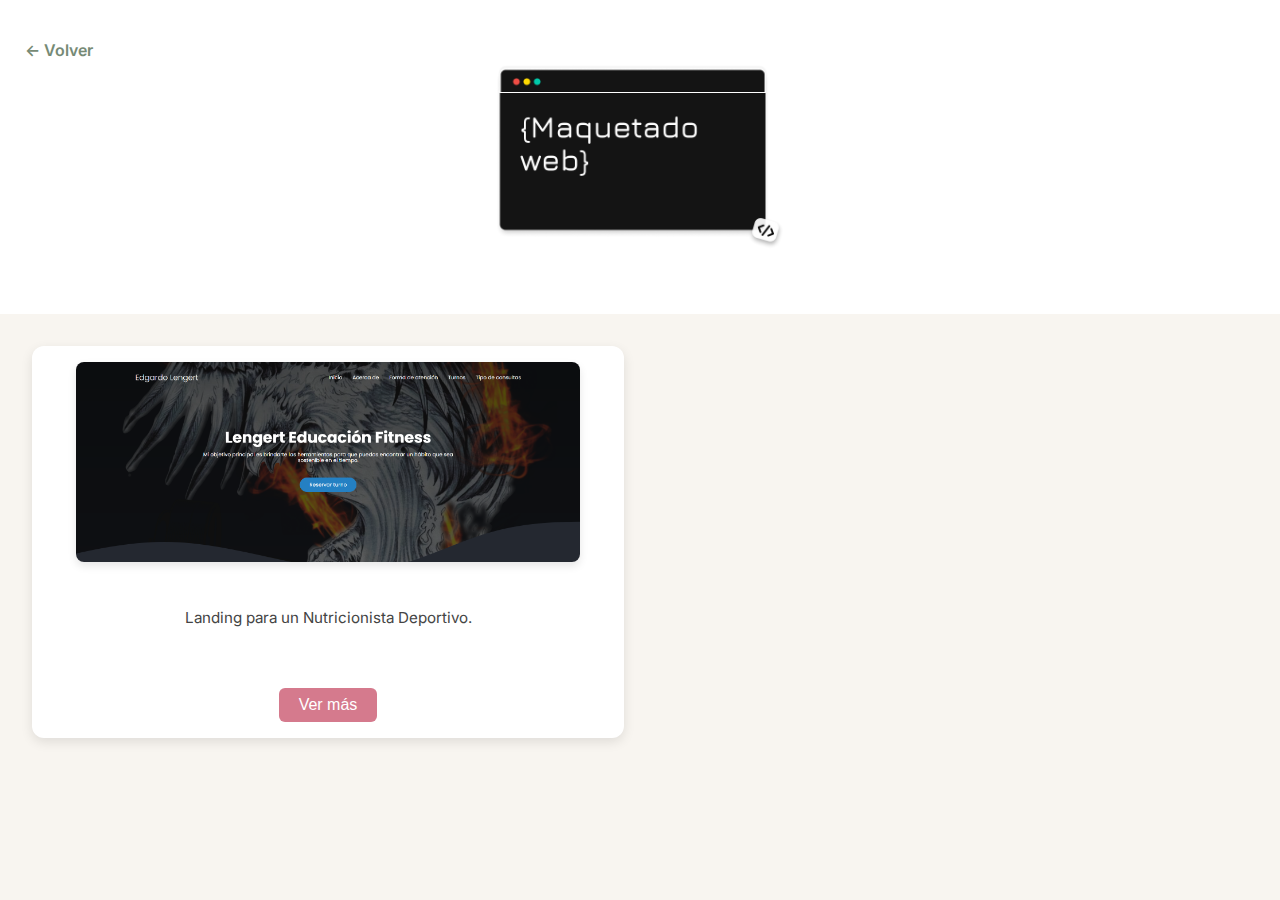
<file: maquetado.html>
<!DOCTYPE html>
<html lang="es">
<head>
  <meta charset="UTF-8" />
  <meta name="viewport" content="width=device-width, initial-scale=1.0" />
  <title>Galería | Gime</title>
 
  <link rel="stylesheet" href="galeria.css" />
  <link href="https://fonts.googleapis.com/css2?family=Inter:wght@400;600&display=swap" rel="stylesheet">
</head>
<body>
  <header class="galeria-header">
    <a href="index.html" class="volver">← Volver</a>
    <img src="img/maquetadotitle.png" alt="Proyecto 2" class="titlemw">
    <p></p>
  </header>

  <div class="uxui-gallery uxui-grid">
    <div class="uxui-item">
      <img src="img/landing.png" alt="Proyecto 1" />
      <p class="uxui-desc">
    Landing para un Nutricionista Deportivo.
  </p>
      <button class="verMasBtn" onclick="window.open('https://lengerteducacionfitness.com/', '_blank')">
  Ver más
</button>

    </div>
    
  </div>


</body>
</html>
</file>
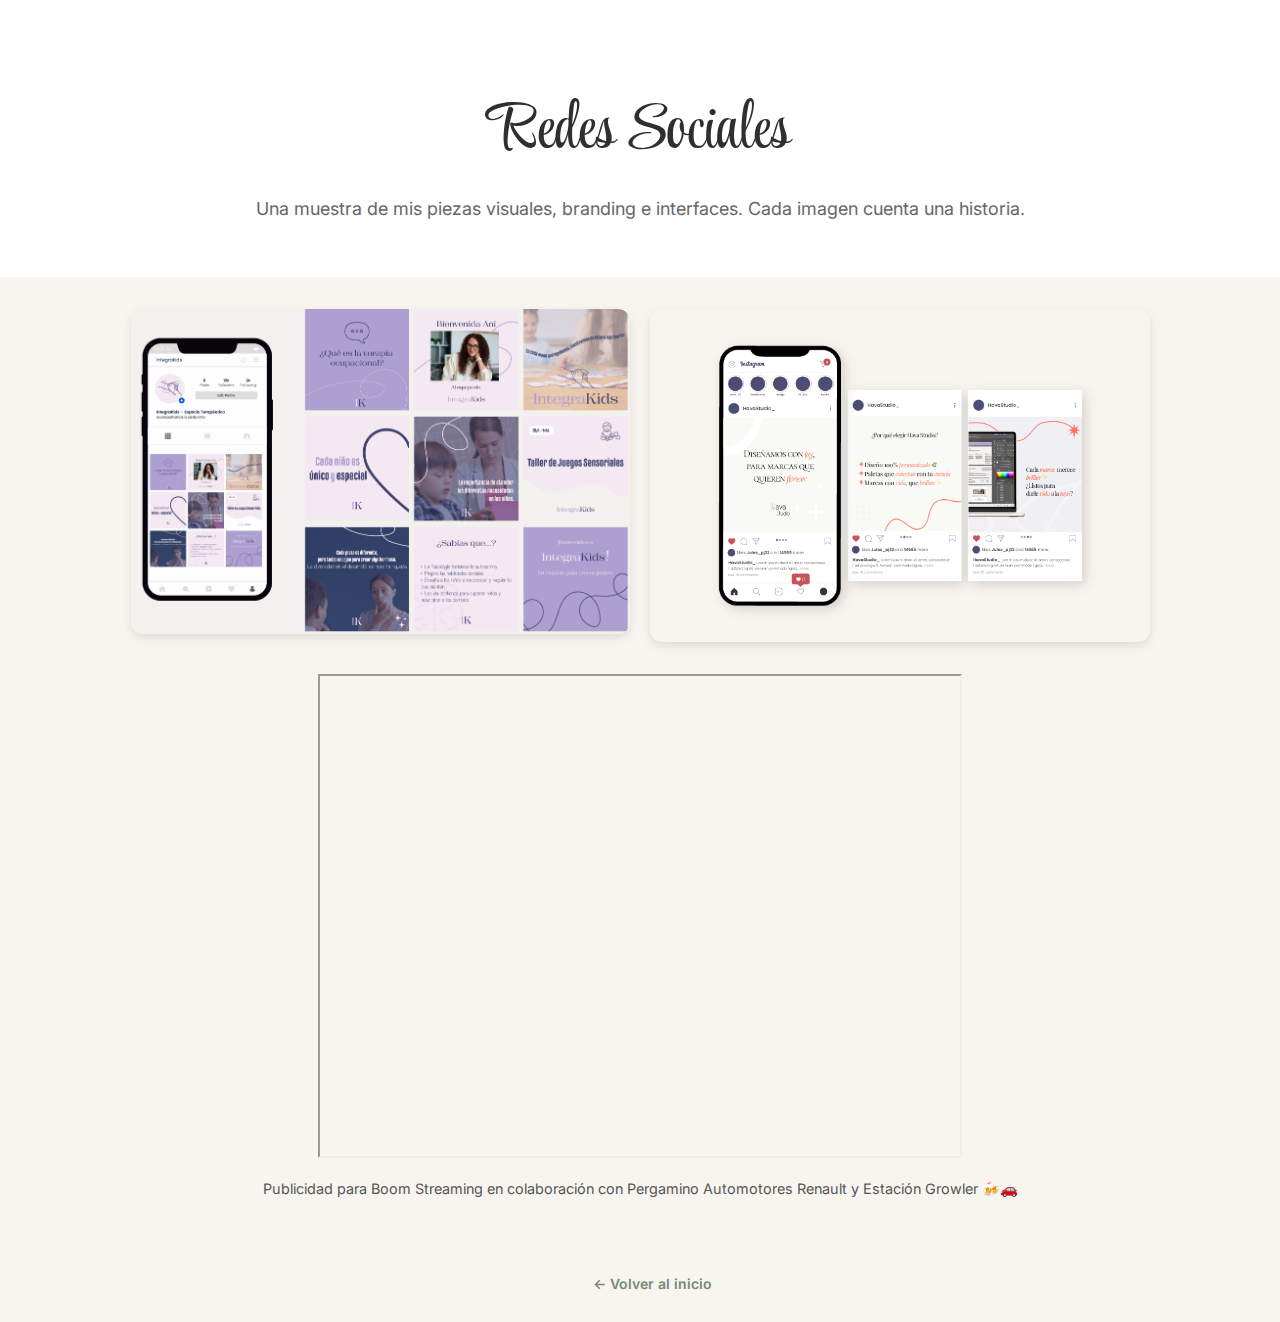
<file: rrss.html>
<!DOCTYPE html>
<html lang="es">
<head>
  <meta charset="UTF-8" />
  <meta name="viewport" content="width=device-width, initial-scale=1.0" />
  <title>Galería | Gime</title>
 
  <link rel="stylesheet" href="galeria.css" />
  <link href="https://fonts.googleapis.com/css2?family=Inter:wght@400;600&display=swap" rel="stylesheet">
</head>
<body>
  <header class="galeria-header">
    <h1>Redes Sociales</h1>
    <p>Una muestra de mis piezas visuales, branding e interfaces. Cada imagen cuenta una historia.</p>
  </header>

<section class="gal-contenedor">

  <!-- 🔹 Solo las imágenes en el grid -->
  <div class="gal-grid">
    <div class="gal-item">
      <img src="img/18.png" alt="Trabajo 1">
    </div>
    <div class="gal-item">
      <img src="img/rrss-hava.png" alt="Trabajo 2">
    </div>
  </div>

<!-- 🔹 Video centrado aparte -->
<div class="gal-video">
  <iframe 
    src="https://drive.google.com/file/d/1NKh16Lb5qV9ddRn_HYiJSp4H9zdstP3G/preview" 
    width="640" 
    height="480" 
    allow="autoplay" 
    allowfullscreen
  ></iframe>
  <p class="gal-descripcion">
    Publicidad para Boom Streaming en colaboración con Pergamino Automotores Renault y Estación Growler 🍻🚗
  </p>
</div>


</section>



  <footer>
    <a href="index.html" class="volver">← Volver al inicio</a>
  </footer>
</body>
</html>
</file>
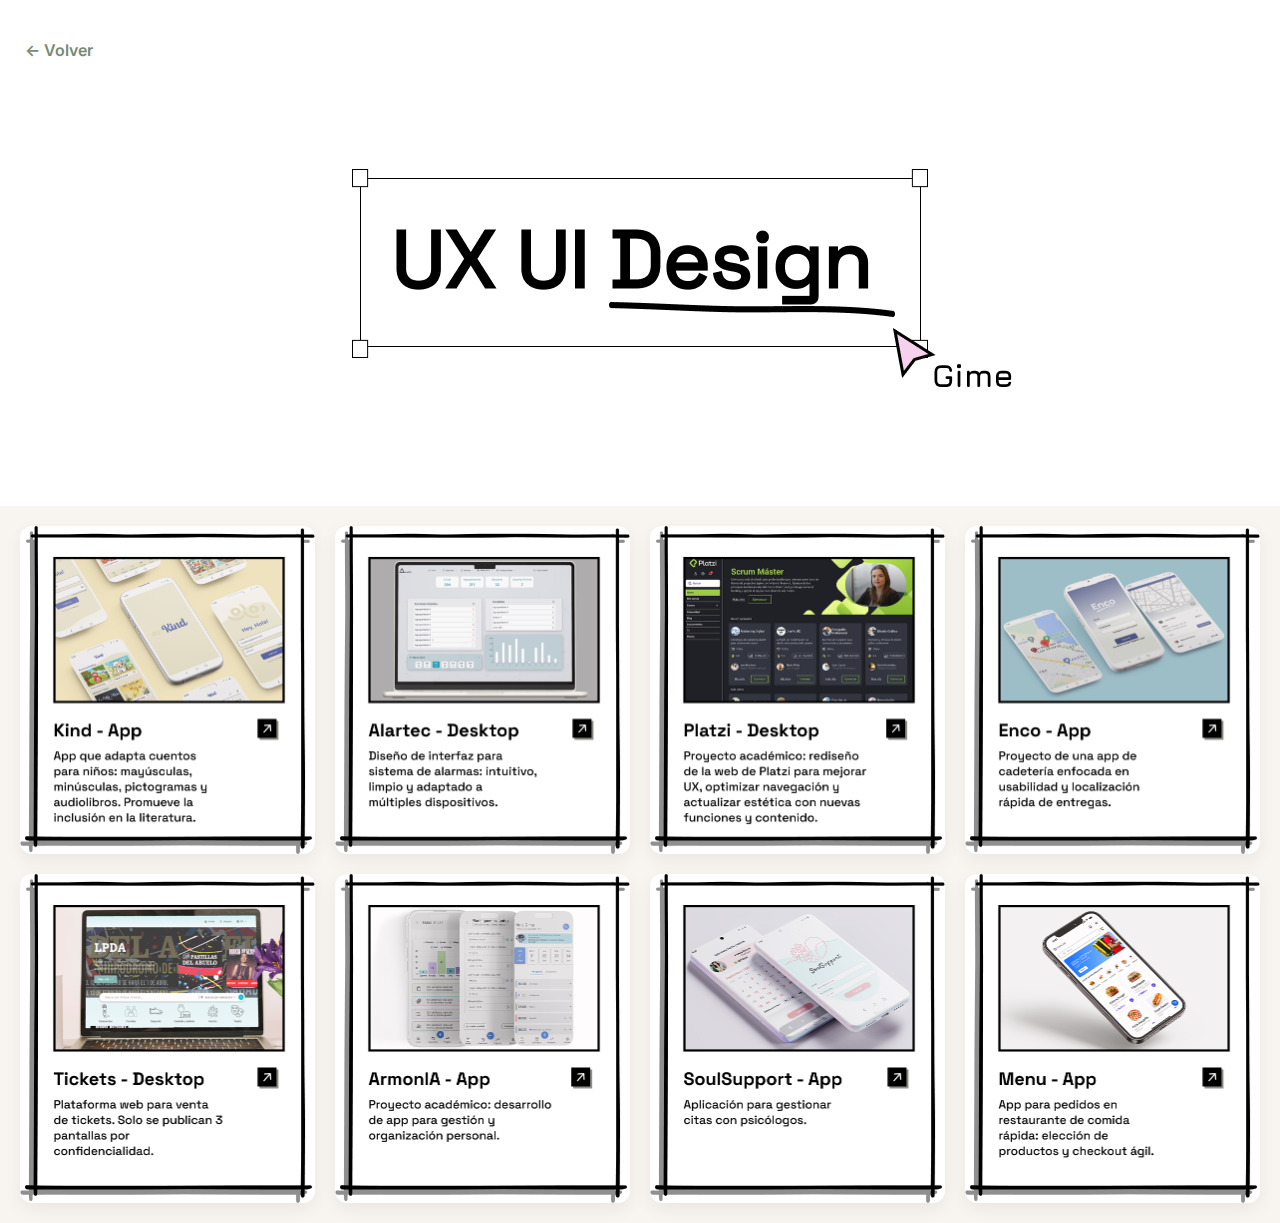
<file: uxui.html>
<!DOCTYPE html>
<html lang="es">

<head>
  <meta charset="UTF-8" />
  <meta name="viewport" content="width=device-width, initial-scale=1.0" />
  <title>Galería</title>
  <link rel="stylesheet" href="https://cdn.jsdelivr.net/npm/swiper/swiper-bundle.min.css" />
  <link rel="stylesheet" href="galeria.css" />
</head>

<body>
  <header class="galeria-header">
    <a href="index.html" class="volver">← Volver</a>
    <img src="img/uxuititle.png" alt="uxuititle" class="titleuxui">
  </header>

  <main class="uxui-gallery-container">
  <section class="uxui-gallery-grid">
    <div class="uxui-gallery-item" data-video="videos/kind.mp4">
      <img src="img/1.png" alt="Kind">
    </div>

    <div class="uxui-gallery-item" data-video="videos/alarma.mp4">
      <img src="img/2.png" alt="Alartec">
    </div>

    <div class="uxui-gallery-item" data-video="videos/Platzi.mp4">
      <img src="img/3.png" alt="Platzi">
    </div>

    <div class="uxui-gallery-item" data-video="videos/Enco.mp4">
      <img src="img/4.png" alt="Enco">
    </div>

    <div class="uxui-gallery-item" data-video="videos/tickets.mp4">
      <img src="img/5.png" alt="Tickets">
    </div>

    <div class="uxui-gallery-item" data-video="videos/armonIA.mp4">
      <img src="img/6.png" alt="ArmonIA">
    </div>

    <div class="uxui-gallery-item" data-video="videos/soul.mp4">
      <img src="img/7.png" alt="Soul">
    </div>

    <div class="uxui-gallery-item" data-video="videos/menu.mp4">
      <img src="img/8 (2).png" alt="Menu">
    </div>
  </section>
</main>

<!-- Modal video -->
<div id="videoModal" class="video-modal" aria-hidden="true">
  <div class="video-modal-content" role="dialog" aria-modal="true">
    <button class="video-modal-close" aria-label="Cerrar">&times;</button>
    <video id="modalVideo" playsinline webkit-playsinline preload="metadata" controls></video>
  </div>
</div>

<script>
document.addEventListener('DOMContentLoaded', () => {
  const items = document.querySelectorAll('.uxui-gallery-item');
  const modal = document.getElementById('videoModal');
  const video = document.getElementById('modalVideo');
  const closeBtn = modal.querySelector('.video-modal-close');

  // Abrir modal y reproducir
  async function openModal(src) {
    video.pause();
    video.src = src;
    video.load();

    modal.style.display = 'flex';
    modal.setAttribute('aria-hidden', 'false');

    try {
      // Intentar fullscreen si está disponible
      if (video.requestFullscreen) await video.requestFullscreen();
      else if (video.webkitEnterFullscreen) video.webkitEnterFullscreen();
      else if (video.webkitRequestFullscreen) video.webkitRequestFullscreen();
    } catch (e) { /* ignore */ }

    // Reproducir automáticamente
    video.play().catch(err => console.warn("No se pudo reproducir:", err));
  }

  // Cerrar modal
  async function closeModal() {
    try {
      if (document.fullscreenElement) await document.exitFullscreen();
      if (document.webkitFullscreenElement) document.webkitExitFullscreen();
    } catch (e) { /* ignore */ }

    video.pause();
    video.removeAttribute('src');
    video.load();

    modal.style.display = 'none';
    modal.setAttribute('aria-hidden', 'true');
  }

  // Evento clic en imagen
  items.forEach(item => {
    item.addEventListener('click', () => {
      const src = item.dataset.video;
      if (src) openModal(src);
    });
  });

  // Botón cerrar
  closeBtn.addEventListener('click', closeModal);

  // Cerrar con click fuera del video
  modal.addEventListener('click', (e) => {
    if (e.target === modal) closeModal();
  });

  // Cerrar con ESC
  document.addEventListener('keydown', (e) => {
    if (e.key === 'Escape' && modal.style.display === 'flex') closeModal();
  });
});
</script>


</body>

</html>
</file>
<file: galeria.css>
@import url('https://fonts.googleapis.com/css2?family=Inter:wght@400;600&display=swap');
@import url('https://fonts.googleapis.com/css2?family=Style+Script&display=swap');
@import url('https://fonts.googleapis.com/css2?family=Style+Script&family=Montserrat:wght@400;600&display=swap');

body {
  margin: 0;
  font-family: 'Inter', sans-serif;
  background-color: #f8f5f0;
  color: #2f2f2f;
  display: flex;
  flex-direction: column;
  align-items: center;
}

.galeria-header {
  text-align: center;
  padding: 40px 20px 40px;
  background-color: #ffffff;
  width: 100%;
}

.galeria-header h1 {
  font-size: 64px;
  font-family: "Style Script", cursive;
  font-weight: 400;
  margin-bottom: 10px;
}

.galeria-header p {
  font-size: 18px;
  color: #666;
}

/* Carrousel */

.carousel-container {
  width: 100%;
  max-width: 1200px;
  height: 450px;
  position: relative;
  perspective: 1000px;
  margin-top: 80px;
}

.carousel-track {
  width: 100%;
  height: 100%;
  display: flex;
  justify-content: center;
  align-items: center;
  position: relative;
  transform-style: preserve-3d;
  transition: transform 0.8s cubic-bezier(0.25, 0.46, 0.45, 0.94);
}

.card {
  position: absolute;
  width: 280px;
  height: 500px;
  background: white;
  border-radius: 20px;
  overflow: hidden;
  box-shadow: 0 20px 40px rgba(0, 0, 0, 0.15);
  transition: all 0.8s cubic-bezier(0.25, 0.46, 0.45, 0.94);
  cursor: pointer;
}

.card img {
  width: 100%;
  height: 100%;
  object-fit: cover;
  transition: all 0.8s cubic-bezier(0.25, 0.46, 0.45, 0.94);
}

.card.center {
  z-index: 10;
  transform: scale(1.1) translateZ(0);
}

.card.center img {
  filter: none;
}

.card.left-2 {
  z-index: 1;
  transform: translateX(-400px) scale(0.8) translateZ(-300px);
  opacity: 0.7;
}

.card.left-2 img {
  filter: grayscale(100%);
}

.card.left-1 {
  z-index: 5;
  transform: translateX(-200px) scale(0.9) translateZ(-100px);
  opacity: 0.9;
}

.card.left-1 img {
  filter: grayscale(100%);
}

.card.right-1 {
  z-index: 5;
  transform: translateX(200px) scale(0.9) translateZ(-100px);
  opacity: 0.9;
}

.card.right-1 img {
  filter: grayscale(100%);
}

.card.right-2 {
  z-index: 1;
  transform: translateX(400px) scale(0.8) translateZ(-300px);
  opacity: 0.7;
}

.card.right-2 img {
  filter: grayscale(100%);
}

.card.hidden {
  opacity: 0;
  pointer-events: none;
}

.member-info {
  text-align: center;
  margin-top: 40px;
  transition: all 0.5s ease-out;
}

.member-name {
  color: #d57a8d;
  font-size: 64px;
  font-family: "Style Script", cursive;
  font-weight: 400;
  font-style: normal;
  position: relative;
  display: inline-block;
  margin-bottom: 0px;
}

.member-name::before,
.member-name::after {
  content: "";
  position: absolute;
  top: 57%;
  width: 100px;
  height: 2px;
  background: #d57a8d
}

.member-name::before {
  left: -120px;
}

.member-name::after {
  right: -120px;
}

.member-role {
  color: #848696;
  font-size: 16px;
  font-weight: 500;
  opacity: 0.8;
  font-family: 'Montserrat', sans-serif;
  text-transform: uppercase;
  letter-spacing: 0.1em;
  padding: 10px 0;
  margin-top: -15px;
  position: relative;
}

.dots {
  display: flex;
  justify-content: center;
  gap: 10px;
  margin-top: 60px;
}

.dot {
  width: 12px;
  height: 12px;
  border-radius: 50%;
  background: rgba(8, 42, 123, 0.2);
  cursor: pointer;
  transition: all 0.3s ease;
}

.dot.active {
  background: rgb(65, 65, 65);
  transform: scale(1.2);
}

.nav-arrow {
  position: absolute;
  top: 50%;
  transform: translateY(-50%);
  background: rgb(65, 65, 65);
  color: white;
  width: 40px;
  height: 40px;
  border-radius: 50%;
  display: flex;
  align-items: center;
  justify-content: center;
  cursor: pointer;
  z-index: 20;
  transition: all 0.3s ease;
  font-size: 1.5rem;
  border: none;
  outline: none;
  padding-bottom: 4px;
}

.nav-arrow:hover {
  background: rgba(0, 0, 0, 0.8);
  transform: translateY(-50%) scale(1.1);
}

.nav-arrow.left {
  left: 20px;
  padding-right: 3px;
}

.nav-arrow.right {
  right: 20px;
  padding-left: 3px;
}

@media (max-width: 768px) {
  .about-title {
    font-size: 4.5rem;
  }

  .card {
    width: 200px;
    height: 280px;
  }

  .card.left-2 {
    transform: translateX(-250px) scale(0.8) translateZ(-300px);
  }

  .card.left-1 {
    transform: translateX(-120px) scale(0.9) translateZ(-100px);
  }

  .card.right-1 {
    transform: translateX(120px) scale(0.9) translateZ(-100px);
  }

  .card.right-2 {
    transform: translateX(250px) scale(0.8) translateZ(-300px);
  }

  .member-name {
    font-size: 2rem;
  }

  .member-role {
    font-size: 1.2rem;
  }

  .member-name::before,
  .member-name::after {
    width: 50px;
  }

  .member-name::before {
    left: -70px;
  }

  .member-name::after {
    right: -70px;
  }
}

/*                   UXUI               */
.uxui-section {
  padding: 60px 20px;
  text-align: center;
}

.uxui-gallery {
  display: flex;
  flex-wrap: wrap;
  justify-content: center;
  gap: 20px;
  margin: 30px 0;
}

.uxui-gallery img {
  width: 260px;
  border-radius: 12px;
  box-shadow: 0 4px 8px rgba(0,0,0,0.1);
  transition: transform 0.3s;
}

.uxui-gallery img:hover {
  transform: scale(1.05);
}

#verMasBtn {
  background-color: #d57a8d;
  color: white;
  padding: 12px 24px;
  font-weight: bold;
  border: none;
  border-radius: 8px;
  cursor: pointer;
  transition: background 0.3s;
}


.figma-modal {
  display: none;
  position: fixed;
  top: 0; left: 0;
  width: 100%; height: 100%;
  background-color: rgba(0,0,0,0.7);
  z-index: 1000;
  justify-content: center;
  align-items: center;
}

.figma-content {
  position: relative;
  width: 90%;
  max-width: 1000px;
  height: 80vh;
  background: white;
  border-radius: 16px;
  overflow: hidden;
}

.figma-content iframe {
  width: 100%;
  height: 100%;
  border: none;
}

.cerrar {
  position: absolute;
  top: 10px; right: 20px;
  font-size: 30px;
  color: #333;
  cursor: pointer;
}

/* Footer */
footer {
  text-align: center;
  padding: 30px;
  font-size: 14px;
  color: #999;
}

.volver {
  text-decoration: none;
  align-items: start;
  color: #768a75;
  font-weight: 600;
  transition: color 0.3s;
  display: flex;
  width: 100%;
  padding-left: 25px;
}

.volver:hover {
  color: #5e705d;
}

/* Responsive */
@media (max-width: 768px) {
  .galeria-header h1 {
    font-size: 48px;
  }

}

@media (max-width: 480px) {
  .galeria-header h1 {
    font-size: 36px;
  }
   .galeria-header  {
    padding: 30px 20px 40px;
  }
.carousel-container {
 
  margin-top: 0px;
}
}

/* ux ui */
@media (max-width: 768px) {
  .uxui-gallery {
    flex-direction: column;
    align-items: center;
  }

  .uxui-gallery img {
    width: 90%;
    max-width: 360px;
  }

  .figma-content {
    width: 95%;
    height: 75vh;
  }

  #verMasBtn {
    width: 80%;
    max-width: 300px;
  }
}

@media (max-width: 480px) {
  .cerrar {
    top: 8px;
    right: 12px;
    font-size: 24px;
  }
}

  .uxui-gallery {
    display: flex;
    flex-wrap: wrap;
    justify-content: center;
    gap: 2rem;
    padding: 2rem;
  }

  .uxui-item {
    flex: 1 1 250px;
    max-width: 300px;
    display: flex;
    flex-direction: column;
    align-items: center;
  }

 .uxui-item img {
  width: 100%;
  height: 220px; /* o el valor que prefieras */
  object-fit: cover;
  border-radius: 8px;
}


  .verMasBtn {
    margin-top: 0.75rem;
    padding: 0.5rem 1.2rem;
    background-color: #d57a8d;
    color: white;
    border: none;
    border-radius: 6px;
    cursor: pointer;
    font-size: 1rem;
    transition: background 0.3s;
  }

  .verMasBtn:hover {
    background-color: #c65f75;
  }

  /* Modal styling (ya estaba bien) */
  .figma-modal {
    display: none;
    position: fixed;
    z-index: 999;
    top: 0; left: 0;
    width: 100%;
    height: 100%;
    background-color: rgba(0,0,0,0.7);
    justify-content: center;
    align-items: center;
  }

  .figma-content {
    position: relative;
    width: 90%;
    max-width: 900px;
    height: 80%;
    background: white;
    border-radius: 10px;
    overflow: hidden;
  }

  .figma-content iframe {
    width: 100%;
    height: 100%;
    border: none;
  }

  .cerrar {
    position: absolute;
    top: 10px;
    right: 15px;
    font-size: 24px;
    cursor: pointer;
  }

  /* Responsive: stack en mobile */
  @media (max-width: 768px) {
    .uxui-gallery {
      flex-direction: column;
      align-items: center;
    }

    .uxui-item {
      max-width: 90%;
    }
  }

.uxui-desc {
  font-size: 0.95rem;
  color: #444;
  text-align: center;
  padding: 0.5rem 1rem;
  margin-top: 0.5rem;
  line-height: 1.4;
  font-family: 'Inter', sans-serif;
}

@media (max-width: 768px) {
  .uxui-desc {
    font-size: 0.95rem;
    padding: 0.5rem;
  }
}

@media (max-width: 480px) {
  .uxui-desc {
    font-size: 0.9rem;
  }
}
.uxui-grid {
  display: grid;
  grid-template-columns: 1fr 1fr;
  row-gap: 2rem;
  column-gap: 6rem;
  padding: 2rem;
  max-width: 1400px;
  margin: 0 auto;
}

.uxui-item {
  display: flex;
  flex-direction: column;
  background-color: #fff;
  border-radius: 12px;
  box-shadow: 0 4px 12px rgba(0, 0, 0, 0.1);
  padding: 1rem;
  height: 360px; /* menor altura */
  width: 100%;
  max-width: 100%;
  justify-content: space-between;
  align-items: center;
  text-align: center;
  transition: transform 0.3s ease;
}

.uxui-item:hover {
  transform: translateY(-4px);
}

.uxui-item img {
  width: 90%;
  height: 200px; /* más ancha y menos alta */
  object-fit: cover;
  border-radius: 8px;
}

.uxui-desc {
  font-size: 0.95rem;
  color: #444;
  margin: 0.75rem 0 1rem;
  padding: 0 1rem;
  flex-grow: 1;
      align-content: center;
}

.verMasBtn {
  padding: 0.5rem 1.2rem;
  color: white;
  border: none;
  border-radius: 6px;
  cursor: pointer;
  font-size: 1rem;
  transition: background 0.3s;
}


@media (max-width: 768px) {
  .uxui-grid {
    grid-template-columns: 1fr;
  }

  .uxui-item {
    height: auto;
  }

  .uxui-item img {
    height: 180px;
  }

  .uxui-desc {
    margin: 1rem 0;
  }
}
.gal-contenedor {
  padding: 2rem;
  display: flex;
  flex-direction: column;
  align-items: center; /* 🔹 centra todo el contenido dentro */
  gap: 2rem;           /* 🔹 espacio entre grid e video */
}

.gal-grid {
  display: grid;
  grid-template-columns: repeat(auto-fit, minmax(280px, auto));
  gap: 20px;
  justify-content: center;
}

.gal-item img {
  width: 100%;
  height: auto;
  border-radius: 12px;
  box-shadow: 0 4px 10px rgba(0,0,0,0.1);
  display: block;
}

/* Video centrado */
.gal-video {
  display: flex;
  flex-direction: column;
  align-items: center; /* 🔹 centra el video y el texto */
  text-align: center;
  max-width: 800px;
  width: 100%;
  gap: 8px;
}

.gal-video video {
  max-width: 800px;     /* 🔹 limita ancho */
  width: 100%;
}


/* efecto hover en imágenes y video */
.gal-item img:hover,
.gal-item video:hover {
  transform: scale(1.03);
  box-shadow: 0 6px 16px rgba(0,0,0,0.15);
}

.gal-descripcion {
  font-size: 0.9rem;
  text-align: center;
  color: #555;
}

/* ----------- RESPONSIVE ----------- */

/* Tablets */
@media (max-width: 768px) {
  .gal-contenedor {
    padding: 1.5rem;
  }
  .gal-grid {
    gap: 15px;
  }
  .gal-video {
    grid-column: span 1; /* 🔹 en pantallas chicas vuelve a ocupar 1 sola columna */
  }
}

/* Móviles */
/* --- MOBILE FIX --- */
@media (max-width: 480px) {
  .gal-contenedor {
    padding: 1rem;
    flex-direction: column;
    align-items: center;
    gap: 1.5rem;
  }
  .titleuxui{
        width: 330px;
  }

  .gal-grid {
    display: flex;
    flex-direction: column;
    width: 100%;
    gap: 1rem;
  }

  .gal-item img {
    width: 100%;
    max-width: 100%;
    height: auto;
    border-radius: 8px;
  }

  .gal-video {
    width: 100%;
  }

  .gal-video iframe,
  .gal-video video {
    width: 100%;
    height: auto;
    max-width: 100%;
    border-radius: 8px;
  }

  .gal-descripcion {
    font-size: 0.85rem;
    padding: 0 0.5rem;
  }
}
.titlemw{
  width: 300px;
}


/* ====== Header ====== */
.uxui-header {
  display: flex;
  align-items: center;
  justify-content: space-between;
  padding: 15px 20px;
  width: 100%;
  box-sizing: border-box;
}
.uxui-back-link {
  text-decoration: none;
  color: #333;
  font-weight: 500;
  font-size: 1rem;
}
.uxui-title { max-height: 90px; }

/* ====== Galería ====== */
.uxui-gallery-container { padding: 20px; }
.uxui-gallery-grid {
  display: grid;
  gap: 20px;
  grid-template-columns: repeat(auto-fit, minmax(280px, 1fr));
  align-items: start;
}
@media (min-width: 1024px) {
  .uxui-gallery-grid {
    grid-template-columns: repeat(4, 1fr);
  }
}
/* Card */
.uxui-gallery-item {
  position: relative;
  cursor: pointer;
  overflow: hidden;
  border-radius: 12px;
  box-shadow: 0 6px 18px rgba(0,0,0,0.06);
  transition: transform 0.25s ease;
  background: #fff;
}
.uxui-gallery-item img {
  width: 100%;
  height: auto;
  display: block;
  border-radius: 12px;
  transition: transform 0.25s ease, filter 0.25s ease;
}
.uxui-gallery-item:hover img {
  transform: scale(1.03);
  filter: brightness(0.95);
}



/* ====== Modal video ====== */
.video-modal {
  display: none; /* JS activa display:flex */
  position: fixed;
  inset: 0;
  background: rgba(0,0,0,0.85);
  justify-content: center;
  align-items: center;
  z-index: 9999;
  padding: 20px;
  box-sizing: border-box;
}

.video-modal-content {
  position: relative;
  width: 100%;
  max-width: 1100px;
  height: 75vh;
  background: #000;
  border-radius: 10px;
  overflow: hidden;
  display: flex;
  align-items: center;
  justify-content: center;
  box-shadow: 0 12px 40px rgba(0,0,0,0.6);
}

/* video se adapta */
.video-modal video {
  width: 100%;
  height: 100%;
  object-fit: contain;
  background: #000;
  display: block;
}

/* boton cerrar */
.video-modal-close {
  position: absolute;
  top: 14px;
  right: 16px;
  z-index: 30;
  width: 44px;
  height: 44px;
  border-radius: 8px;
  border: none;
  background: rgba(0,0,0,0.55);
  color: #fff;
  font-size: 24px;
  cursor: pointer;
}

/* boton play dentro modal (visible antes de reproducir) */
.modal-play-btn {
  position: absolute;
  z-index: 20;
  left: 50%;
  top: 50%;
  transform: translate(-50%,-50%);
  width: 96px;
  height: 96px;
  border-radius: 50%;
  border: none;
  background: linear-gradient(180deg, rgba(0,0,0,0.6), rgba(0,0,0,0.85));
  color: #fff;
  font-size: 36px;
  display: flex;
  align-items: center;
  justify-content: center;
  cursor: pointer;
}

/* Responsive: mobile = modal a pantalla completa */
@media (max-width: 768px) {
  .video-modal { padding: 0; }
  .video-modal-content {
    width: 100%;
    height: 100%;
    max-width: none;
    max-height: none;
    border-radius: 0;
  }

  .modal-play-btn {
    width: 84px;
    height: 84px;
    font-size: 30px;
  }

  .video-modal-close {
    top: 12px;
    right: 12px;
    width: 42px;
    height: 42px;
  }
}
</file>
